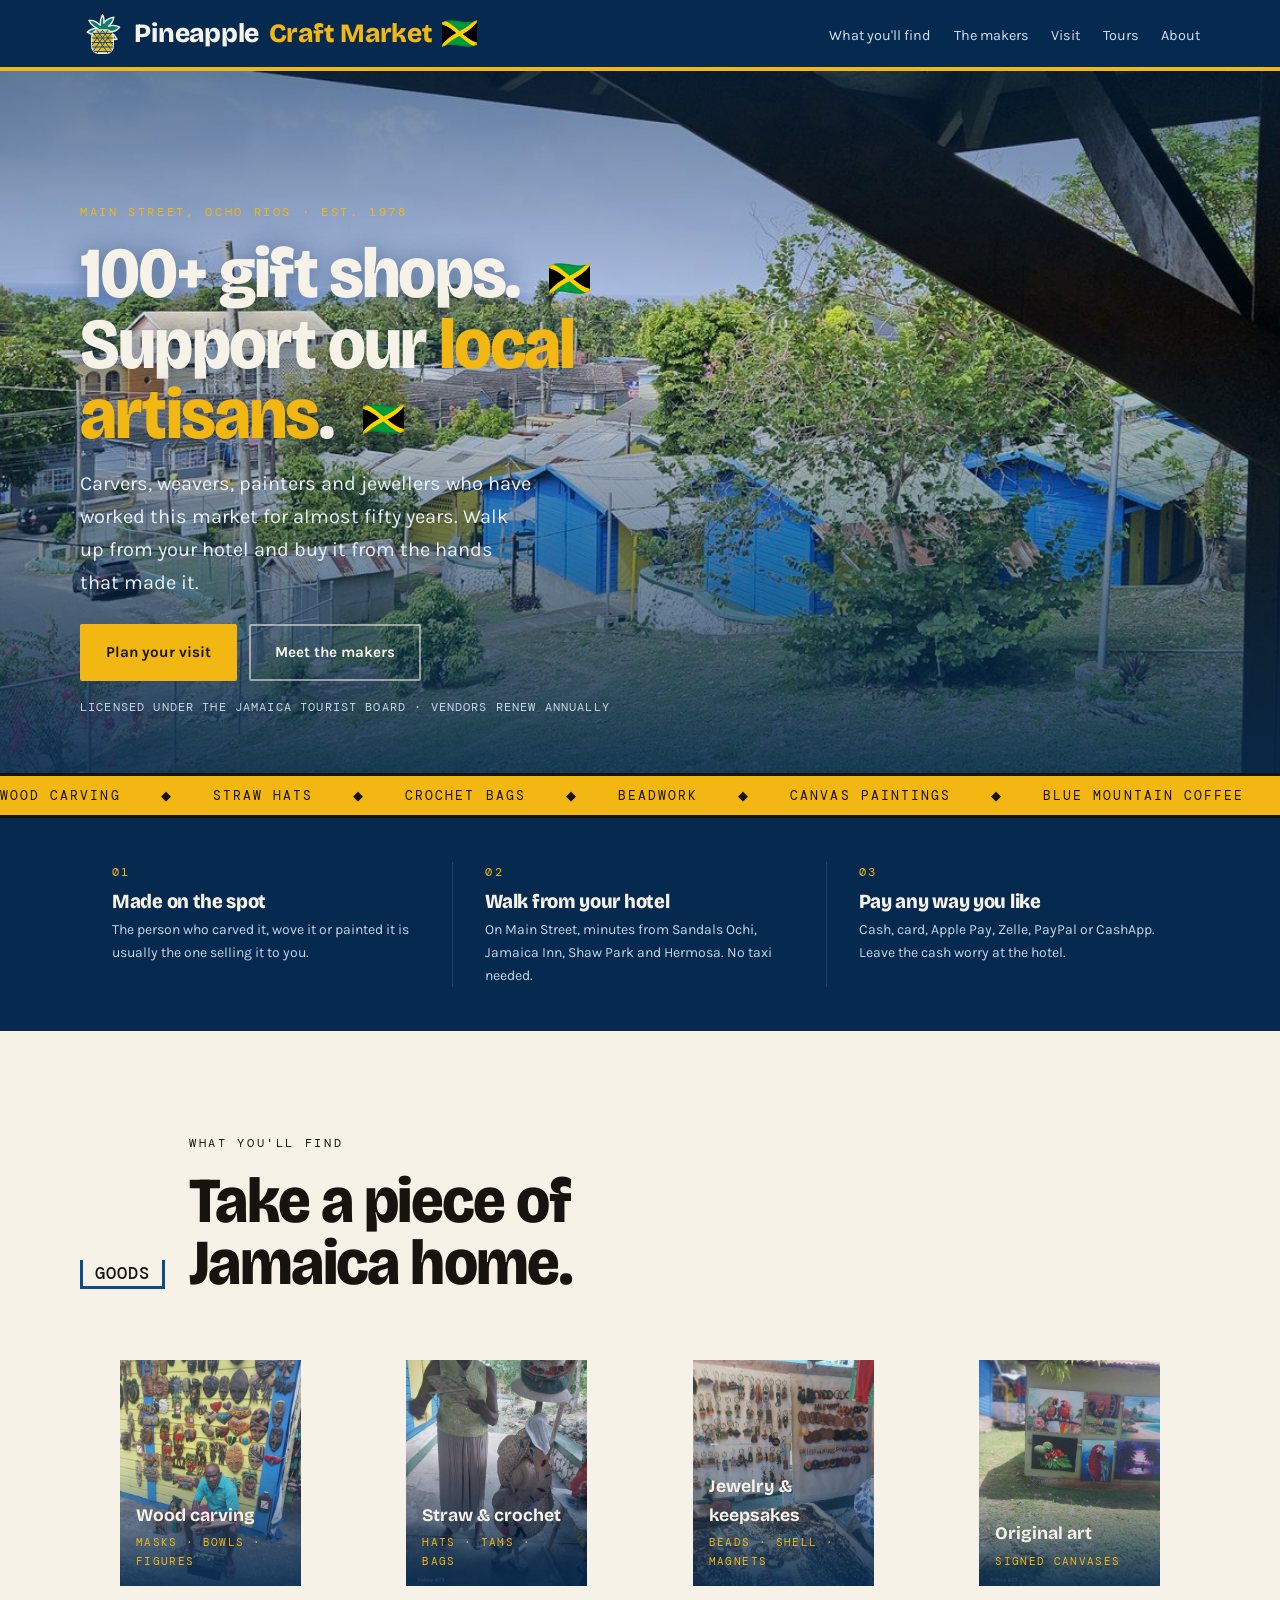
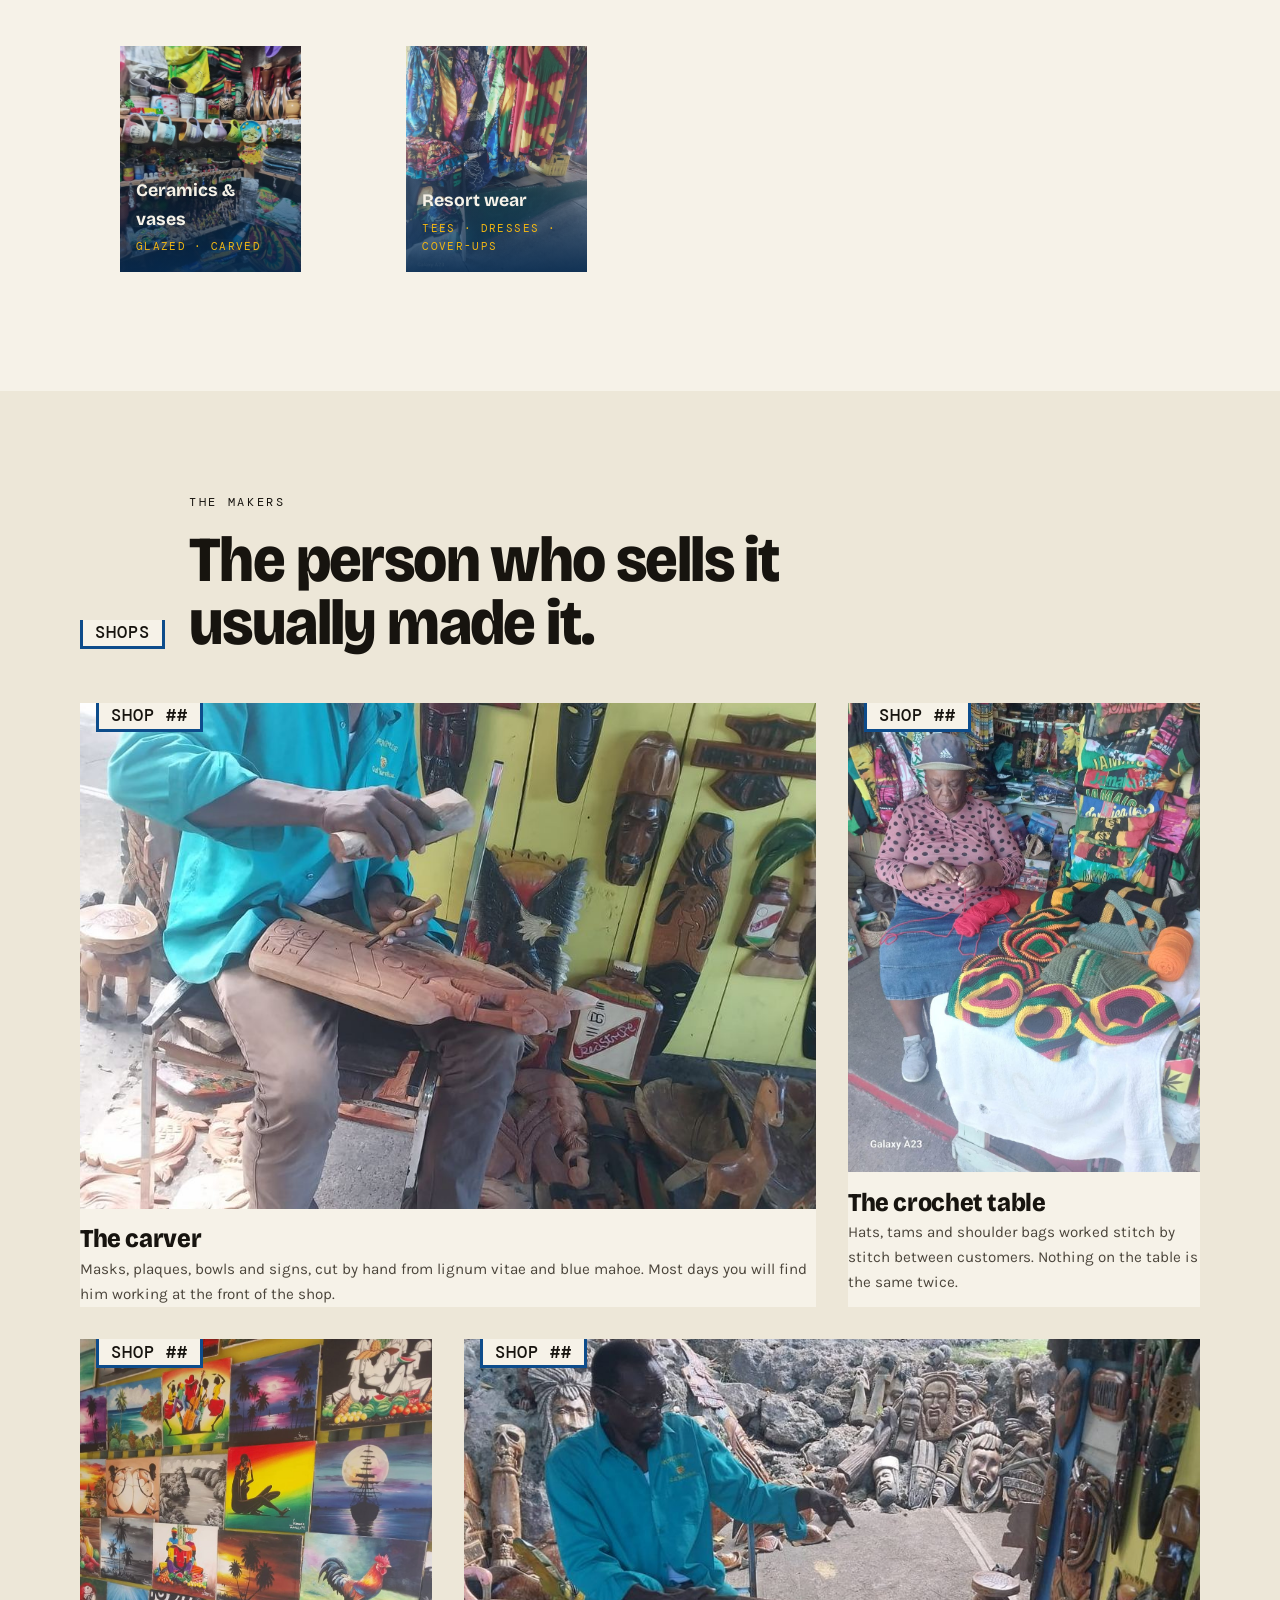
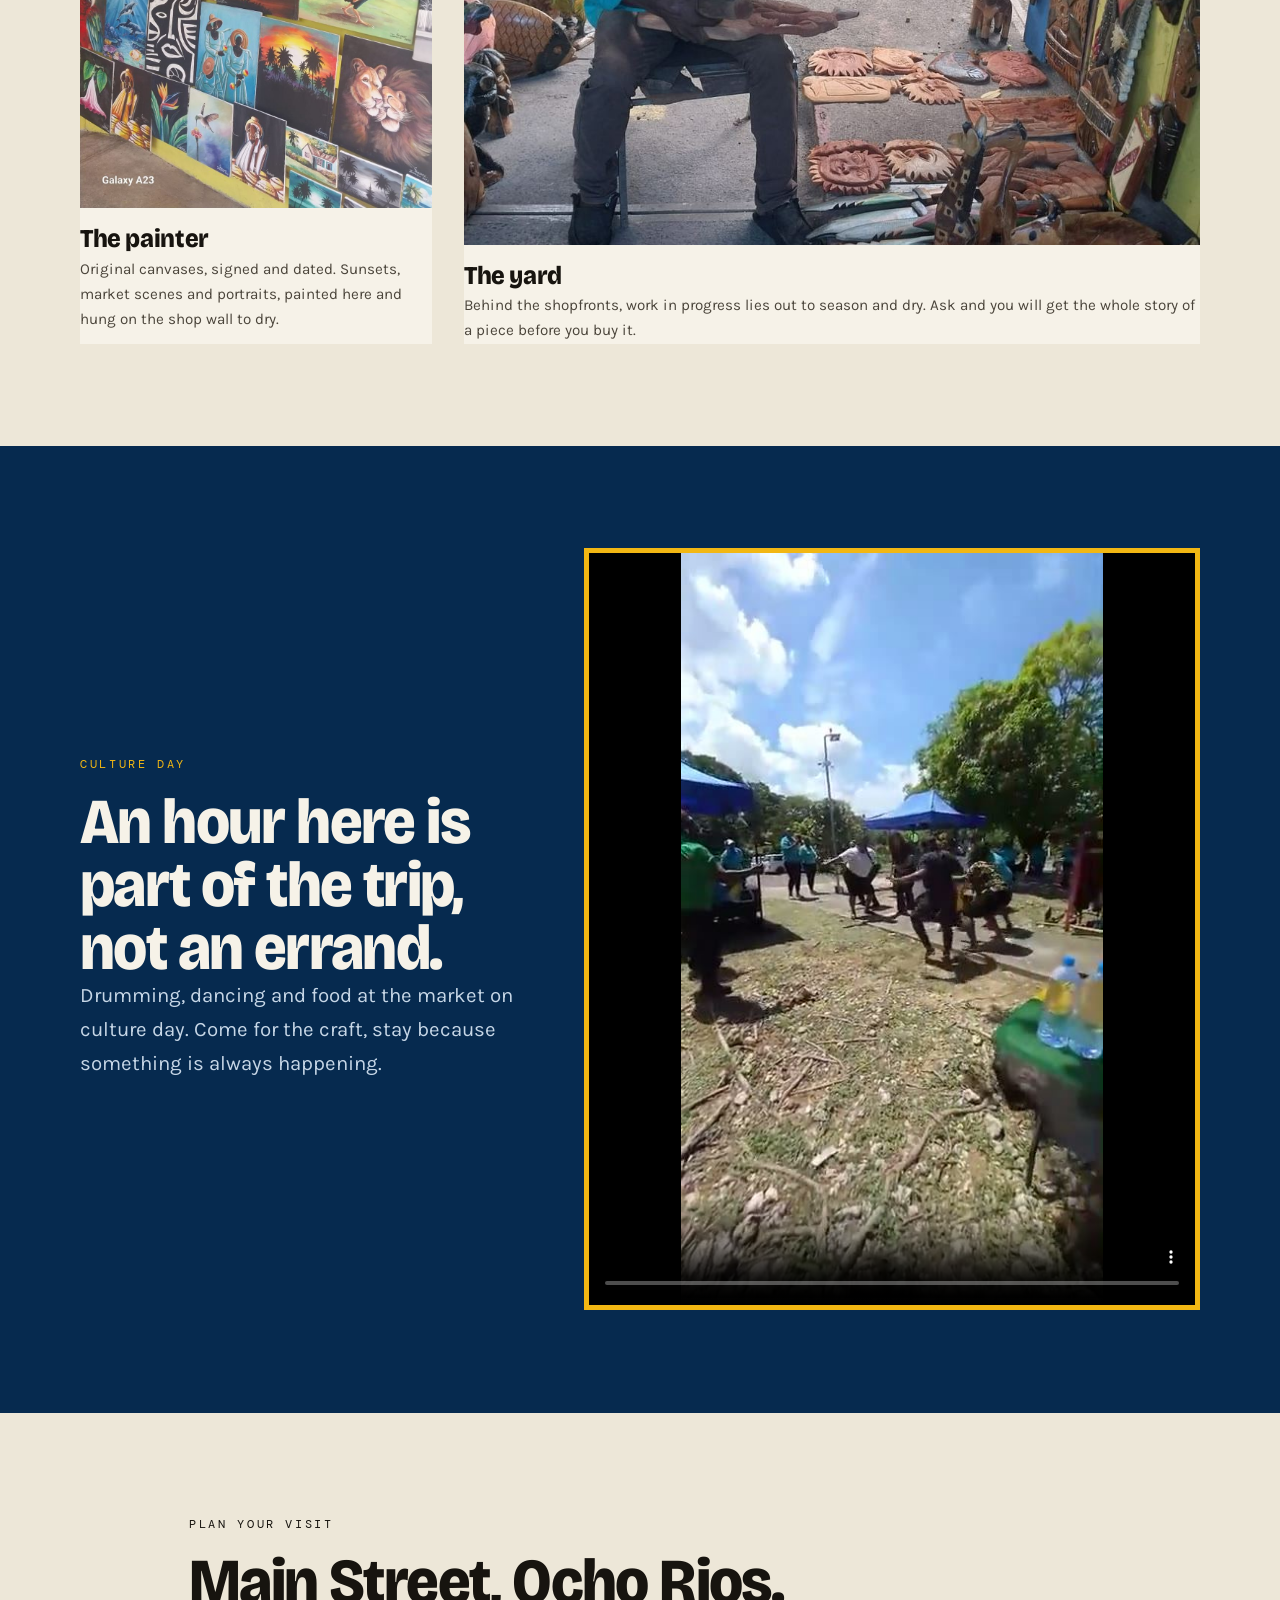
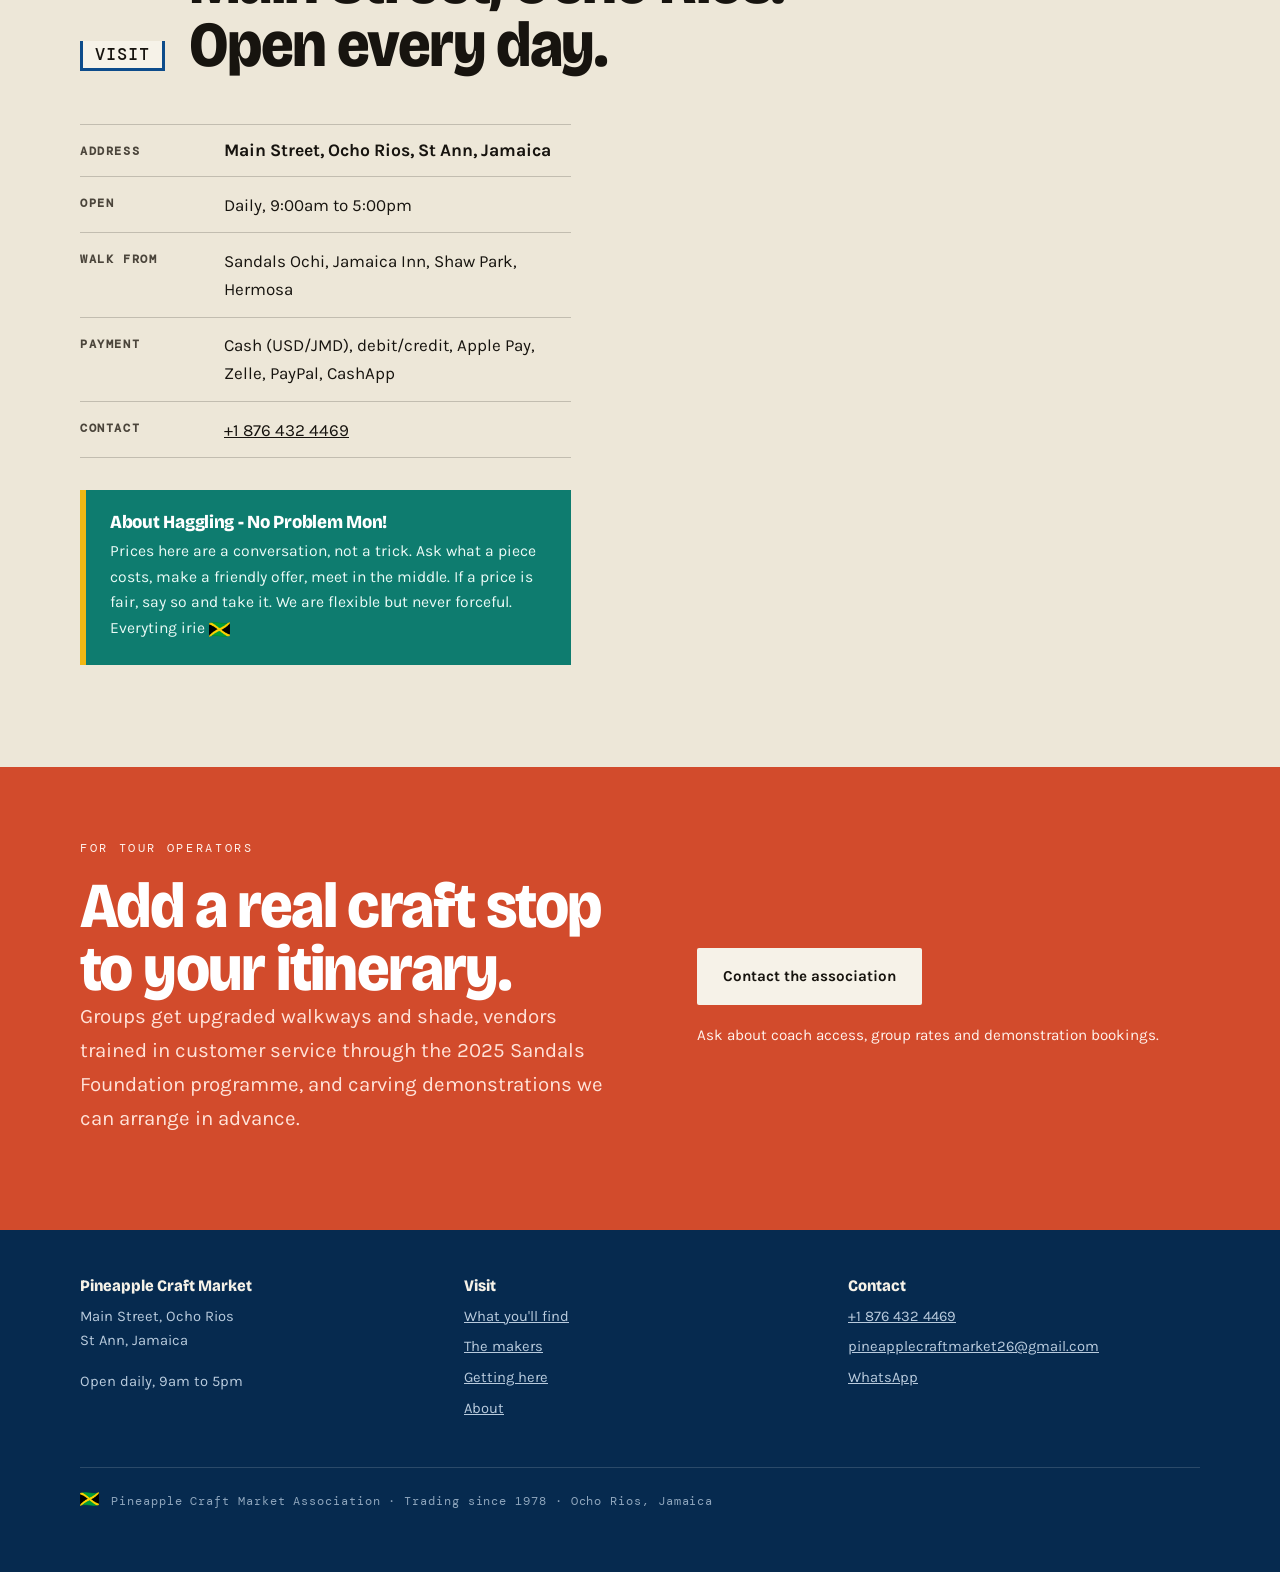
<file: index.html>
<!DOCTYPE html>
<html lang="en">
<head>
<meta charset="utf-8">
<meta name="viewport" content="width=device-width,initial-scale=1">
<title>Pineapple Craft Market — handmade in Ocho Rios since 1978</title>
<meta name="description" content="130 shops of Jamaican craft on Main Street, Ocho Rios. Wood carving, straw work, jewelry, art and Blue Mountain coffee, made and sold by the artisans themselves. Open daily 9am to 5pm.">
<link rel="canonical" href="https://pineapplecraftmarketja.com/">
<meta property="og:title" content="Pineapple Craft Market, Ocho Rios">
<meta property="og:description" content="130 shops. Carvers, weavers and painters who have worked this market since 1978.">
<meta property="og:type" content="website">
<meta property="og:url" content="https://pineapplecraftmarketja.com/">
<meta property="og:image" content="https://pineapplecraftmarketja.com/img/og-image.jpg">
<meta name="twitter:card" content="summary_large_image">
<link rel="icon" href="/favicon.svg" type="image/svg+xml">
<link rel="alternate icon" href="/favicon.ico">
<link rel="preconnect" href="https://fonts.googleapis.com">
<link rel="preconnect" href="https://fonts.gstatic.com" crossorigin>
<link href="https://fonts.googleapis.com/css2?family=Bricolage+Grotesque:opsz,wdth,wght@12..96,75..100,600;12..96,75..100,800&family=Karla:wght@400;500;700&family=DM+Mono:wght@400;500&display=swap" rel="stylesheet">
<link rel="stylesheet" href="css/style.css">
<script type="application/ld+json">
{
  "@context": "https://schema.org",
  "@type": ["Store", "TouristAttraction"],
  "name": "Pineapple Craft Market",
  "description": "130+ shops of Jamaican craft on Main Street, Ocho Rios. Wood carving, straw work, jewelry, art and Blue Mountain coffee, made and sold by the artisans themselves.",
  "url": "https://pineapplecraftmarketja.com/",
  "image": "https://pineapplecraftmarketja.com/img/og-image.jpg",
  "telephone": "+1-876-432-4469",
  "email": "pineapplecraftmarket26@gmail.com",
  "foundingDate": "1978",
  "address": {
    "@type": "PostalAddress",
    "streetAddress": "Main Street",
    "addressLocality": "Ocho Rios",
    "addressRegion": "St Ann",
    "addressCountry": "JM"
  },
  "openingHoursSpecification": {
    "@type": "OpeningHoursSpecification",
    "dayOfWeek": ["Monday","Tuesday","Wednesday","Thursday","Friday","Saturday","Sunday"],
    "opens": "09:00",
    "closes": "17:00"
  },
  "paymentAccepted": "Cash, Credit Card, Debit Card, Apple Pay, Zelle, PayPal, CashApp",
  "currenciesAccepted": "USD, JMD"
}
</script>
<!-- TODO: add a "geo" (GeoCoordinates) field to the JSON-LD above once the
     Google Business Profile is claimed and the exact lat/long is known —
     see docs/SPEC.md section 6. Left out rather than guessed. -->
</head>
<body>
<a class="skip" href="#main">Skip to content</a>

<nav class="nav">
  <div class="nav__inner">
    <a class="nav__brand" href="index.html">
      <img class="nav__mark" src="img/pineapple-icon.svg" alt="" width="40" height="40">
      Pineapple <span>Craft Market</span>
      <img class="flag-mark" src="img/icons/flag-jamaica.png" alt="" aria-hidden="true" width="24" height="18">
    </a>
    <ul class="nav__links">
      <li><a href="#crafts">What you'll find</a></li>
      <li><a href="#makers">The makers</a></li>
      <li><a href="#visit">Visit</a></li>
      <li><a href="#groups">Tours</a></li>
      <li><a href="about.html">About</a></li>
    </ul>
  </div>
</nav>

<main id="main">

<header class="hero">
  <picture>
    <source media="(max-width:640px)" srcset="img/market-view-mobile.jpg">
    <img class="hero__img" src="img/market-view.jpg" alt="View from under the market's roofline across the blue and yellow shopfronts of Pineapple Craft Market, with the Caribbean Sea on the horizon">
  </picture>
  <div class="hero__scrim"></div>
  <div class="hero__copy">
    <p class="eyebrow">Main Street, Ocho Rios &middot; est. 1978</p>
    <h1>100+ gift shops. <img class="flag-mark hero__flag" src="img/icons/flag-jamaica.png" alt="" aria-hidden="true" width="32" height="24"> Support our <em>local artisans</em>. <img class="flag-mark hero__flag" src="img/icons/flag-jamaica.png" alt="" aria-hidden="true" width="32" height="24"></h1>
    <p class="hero__sub">Carvers, weavers, painters and jewellers who have worked this market for almost fifty years. Walk up from your hotel and buy it from the hands that made it.</p>
    <div class="hero__cta">
      <a class="btn btn--solid" href="#visit">Plan your visit</a>
      <a class="btn btn--ghost" href="#makers">Meet the makers</a>
    </div>
    <p class="hero__trust">Licensed under the Jamaica Tourist Board &middot; vendors renew annually</p>
  </div>
</header>

<div class="ticker" aria-hidden="true">
  <div class="ticker__track">
    <span>Wood carving</span><span>&#9670;</span><span>Straw hats</span><span>&#9670;</span><span>Crochet bags</span><span>&#9670;</span><span>Beadwork</span><span>&#9670;</span><span>Canvas paintings</span><span>&#9670;</span><span>Blue Mountain coffee</span><span>&#9670;</span><span>Resort wear</span><span>&#9670;</span><span>Carved bowls</span><span>&#9670;</span>
    <span>Wood carving</span><span>&#9670;</span><span>Straw hats</span><span>&#9670;</span><span>Crochet bags</span><span>&#9670;</span><span>Beadwork</span><span>&#9670;</span><span>Canvas paintings</span><span>&#9670;</span><span>Blue Mountain coffee</span><span>&#9670;</span><span>Resort wear</span><span>&#9670;</span><span>Carved bowls</span><span>&#9670;</span>
  </div>
</div>

<!-- ── Why visit ──────────────────────────────────────────── -->
<section class="whyvisit reveal" aria-label="Why visit">
  <div class="wrap whyvisit__grid">
    <div class="why">
      <span class="why__n">01</span>
      <h3 class="why__h">Made on the spot</h3>
      <p class="why__p">The person who carved it, wove it or painted it is usually the one selling it to you.</p>
    </div>
    <div class="why">
      <span class="why__n">02</span>
      <h3 class="why__h">Walk from your hotel</h3>
      <p class="why__p">On Main Street, minutes from Sandals Ochi, Jamaica Inn, Shaw Park and Hermosa. No taxi needed.</p>
    </div>
    <div class="why">
      <span class="why__n">03</span>
      <h3 class="why__h">Pay any way you like</h3>
      <p class="why__p">Cash, card, Apple&nbsp;Pay, Zelle, PayPal or CashApp. Leave the cash worry at the hotel.</p>
    </div>
  </div>
</section>

<!-- ── Story ──────────────────────────────────────────────── -->
<section class="section" id="crafts">
  <div class="wrap">
    <div class="section__head reveal">
      <span class="plate"><span class="plate__fascia"></span><span class="plate__num">GOODS</span></span>
      <div>
        <p class="eyebrow">What you'll find</p>
        <h2>Take a piece of<br>Jamaica home.</h2>
      </div>
    </div>

    <div class="crafts reveal">
      <figure class="craft">
        <img loading="lazy" src="img/carver-stall.jpg" alt="Carved wooden masks, hearts and 'One Love' plaques covering a yellow shopfront wall">
        <figcaption>Wood carving<small>Masks &middot; bowls &middot; figures</small></figcaption>
      </figure>
      <figure class="craft">
        <img loading="lazy" src="img/straw-hats.jpg" alt="Hand-painted straw hats and woven baskets on display">
        <figcaption>Straw &amp; crochet<small>Hats &middot; tams &middot; bags</small></figcaption>
      </figure>
      <figure class="craft">
        <img loading="lazy" src="img/jewelry.jpg" alt="Wall of beaded and wood earrings, keyrings and beaded bracelets and necklaces laid out on a table">
        <figcaption>Jewelry &amp; keepsakes<small>Beads &middot; shell &middot; magnets</small></figcaption>
      </figure>
      <figure class="craft">
        <img loading="lazy" src="img/paintings-outdoor.jpg" alt="Signed canvas paintings of parrots, a rooster and ackee fruit displayed outdoors">
        <figcaption>Original art<small>Signed canvases</small></figcaption>
      </figure>
      <figure class="craft">
        <img loading="lazy" src="img/ceramics.jpg" alt="Shelves of glazed ceramic mugs and carved wooden vases">
        <figcaption>Ceramics &amp; vases<small>Glazed &middot; carved</small></figcaption>
      </figure>
      <figure class="craft">
        <img loading="lazy" src="img/resort-wear.jpg" alt="Rack of colourful Jamaican-print dresses and resort wear">
        <figcaption>Resort wear<small>Tees &middot; dresses &middot; cover-ups</small></figcaption>
      </figure>
    </div>
  </div>
</section>

<!-- ── Makers ─────────────────────────────────────────────── -->
<section class="section section--paper" id="makers">
  <div class="wrap">
    <div class="section__head reveal">
      <span class="plate"><span class="plate__fascia"></span><span class="plate__num">SHOPS</span></span>
      <div>
        <p class="eyebrow">The makers</p>
        <h2>The person who sells it<br>usually made it.</h2>
      </div>
    </div>

    <div class="artisans">

      <!-- REPLACE: name, stall number, years, quote -->
      <article class="maker maker--wide reveal">
        <div class="maker__img">
          <img loading="lazy" src="img/carver-chisel.jpg" alt="A carver at his stall carving a wooden plaque by hand with a knife, wearing glasses and a Pineapple Craft Market polo shirt, surrounded by carved masks and plaques">
          <span class="plate"><span class="plate__fascia"></span><span class="plate__num">SHOP ##</span></span>
        </div>
        <div class="maker__body">
          <h3>The carver</h3>
          <p>Masks, plaques, bowls and signs, cut by hand from lignum vitae and blue mahoe. Most days you will find him working at the front of the shop.</p>
        </div>
      </article>

      <!-- REPLACE: name, stall number, years, quote -->
      <article class="maker maker--tall reveal">
        <div class="maker__img">
          <img loading="lazy" src="img/crochet.jpg" alt="A vendor crocheting a red, gold and green tam at her table, with finished crochet bags, tams and cushions spread out in front of her">
          <span class="plate"><span class="plate__fascia"></span><span class="plate__num">SHOP ##</span></span>
        </div>
        <div class="maker__body">
          <h3>The crochet table</h3>
          <p>Hats, tams and shoulder bags worked stitch by stitch between customers. Nothing on the table is the same twice.</p>
        </div>
      </article>

      <!-- REPLACE: name, stall number, years, quote -->
      <article class="maker maker--tall reveal">
        <div class="maker__img">
          <img loading="lazy" src="img/paintings.jpg" alt="A shopfront wall covered edge to edge with dozens of signed original canvas paintings of Jamaican beaches, dancers, animals and portraits">
          <span class="plate"><span class="plate__fascia"></span><span class="plate__num">SHOP ##</span></span>
        </div>
        <div class="maker__body">
          <h3>The painter</h3>
          <p>Original canvases, signed and dated. Sunsets, market scenes and portraits, painted here and hung on the shop wall to dry.</p>
        </div>
      </article>

      <!-- REPLACE: name, stall number, years, quote -->
      <article class="maker maker--wide reveal">
        <div class="maker__img">
          <img loading="lazy" src="img/carver-yard.jpg" alt="A carver seated outdoors beside a rock wall lined with dozens of finished wood mask carvings laid out to season in the sun">
          <span class="plate"><span class="plate__fascia"></span><span class="plate__num">SHOP ##</span></span>
        </div>
        <div class="maker__body">
          <h3>The yard</h3>
          <p>Behind the shopfronts, work in progress lies out to season and dry. Ask and you will get the whole story of a piece before you buy it.</p>
        </div>
      </article>

    </div>
  </div>
</section>

<!-- ── Video ──────────────────────────────────────────────── -->
<section class="section section--deep">
  <div class="wrap">
    <div class="filmstrip reveal">
      <div>
        <p class="eyebrow">Culture day</p>
        <h2>An hour here is part of the trip, not an errand.</h2>
        <p class="lede">Drumming, dancing and food at the market on culture day. Come for the craft, stay because something is always happening.</p>
      </div>
      <video controls preload="none" poster="img/culture-day-poster.jpg" width="428" height="762">
        <source src="video/culture-day.mp4" type="video/mp4">
        Your browser does not support video playback.
      </video>
    </div>
  </div>
</section>

<!-- ── Visit ──────────────────────────────────────────────── -->
<section class="section section--paper" id="visit">
  <div class="wrap">
    <div class="section__head reveal">
      <span class="plate"><span class="plate__fascia"></span><span class="plate__num">VISIT</span></span>
      <div>
        <p class="eyebrow">Plan your visit</p>
        <h2>Main Street, Ocho Rios.<br>Open every day.</h2>
      </div>
    </div>

    <div class="visit reveal">
      <div>
        <ul class="facts">
          <li><b>Address</b><span class="facts__address">Main Street, Ocho Rios, St Ann, Jamaica</span></li>
          <li><b>Open</b><span>Daily, 9:00am to 5:00pm</span></li>
          <li><b>Walk from</b><span>Sandals Ochi, Jamaica Inn, Shaw Park, Hermosa</span></li>
          <li><b>Payment</b><span>Cash (USD/JMD), debit/credit, Apple Pay, Zelle, PayPal, CashApp</span></li>
          <li><b>Contact</b><span><a href="tel:+18764324469">+1 876 432 4469</a></span></li>
        </ul>

        <div class="note">
          <h3>About Haggling - No Problem Mon!</h3>
          <p>Prices here are a conversation, not a trick. Ask what a piece costs, make a friendly offer, meet in the middle. If a price is fair, say so and take it. We are flexible but never forceful. Everyting irie <img class="flag-mark" src="img/icons/flag-jamaica.png" alt="Jamaican flag" width="21" height="16"></p>
        </div>
      </div>

      <div>
        <!-- REPLACE the src below with the association's own Google Maps embed link once the Business Profile is claimed -->
        <iframe class="map" title="Map showing Pineapple Craft Market on Main Street, Ocho Rios" loading="lazy" referrerpolicy="no-referrer-when-downgrade" src="https://www.google.com/maps?q=Pineapple+Craft+Market+Ocho+Rios+Jamaica&output=embed"></iframe>
      </div>
    </div>
  </div>
</section>

<!-- ── Tour operators ─────────────────────────────────────── -->
<section class="band" id="groups">
  <div class="wrap band__inner reveal">
    <div>
      <p class="eyebrow">For tour operators</p>
      <h2>Add a real craft stop to your itinerary.</h2>
      <p class="lede">Groups get upgraded walkways and shade, vendors trained in customer service through the 2025 Sandals Foundation programme, and carving demonstrations we can arrange in advance.</p>
    </div>
    <div>
      <p><a class="btn btn--solid" href="mailto:pineapplecraftmarket26@gmail.com">Contact the association</a></p>
      <p style="margin:0;font-size:0.95rem">Ask about coach access, group rates and demonstration bookings.</p>
    </div>
  </div>
</section>

</main>

<footer class="foot">
  <div class="wrap">
    <div class="foot__grid">
      <div>
        <h3>Pineapple Craft Market</h3>
        <p>Main Street, Ocho Rios<br>St Ann, Jamaica</p>
        <p>Open daily, 9am to 5pm</p>
      </div>
      <div>
        <h3>Visit</h3>
        <ul>
          <li><a href="#crafts">What you'll find</a></li>
          <li><a href="#makers">The makers</a></li>
          <li><a href="#visit">Getting here</a></li>
          <li><a href="about.html">About</a></li>
        </ul>
      </div>
      <div>
        <h3>Contact</h3>
        <ul>
          <li><a href="tel:+18764324469">+1 876 432 4469</a></li>
          <li><a href="mailto:pineapplecraftmarket26@gmail.com">pineapplecraftmarket26@gmail.com</a></li>
          <li><a href="https://wa.me/18764324469">WhatsApp</a></li>
        </ul>
      </div>
    </div>
    <p class="foot__base"><img class="flag-mark flag-mark--sm" src="img/icons/flag-jamaica.png" alt="" aria-hidden="true" width="18" height="14"> Pineapple Craft Market Association &middot; Trading since 1978 &middot; Ocho Rios, Jamaica</p>
  </div>
</footer>

<script>
(function(){
  var els = document.querySelectorAll('.reveal');
  if (!('IntersectionObserver' in window) || window.matchMedia('(prefers-reduced-motion: reduce)').matches) {
    els.forEach(function(el){ el.classList.add('is-in'); });
    return;
  }
  var io = new IntersectionObserver(function(entries){
    entries.forEach(function(e){
      if (e.isIntersecting) { e.target.classList.add('is-in'); io.unobserve(e.target); }
    });
  }, { rootMargin: '0px 0px -8% 0px' });
  els.forEach(function(el){ io.observe(el); });
})();
</script>
</body>
</html>
</file>
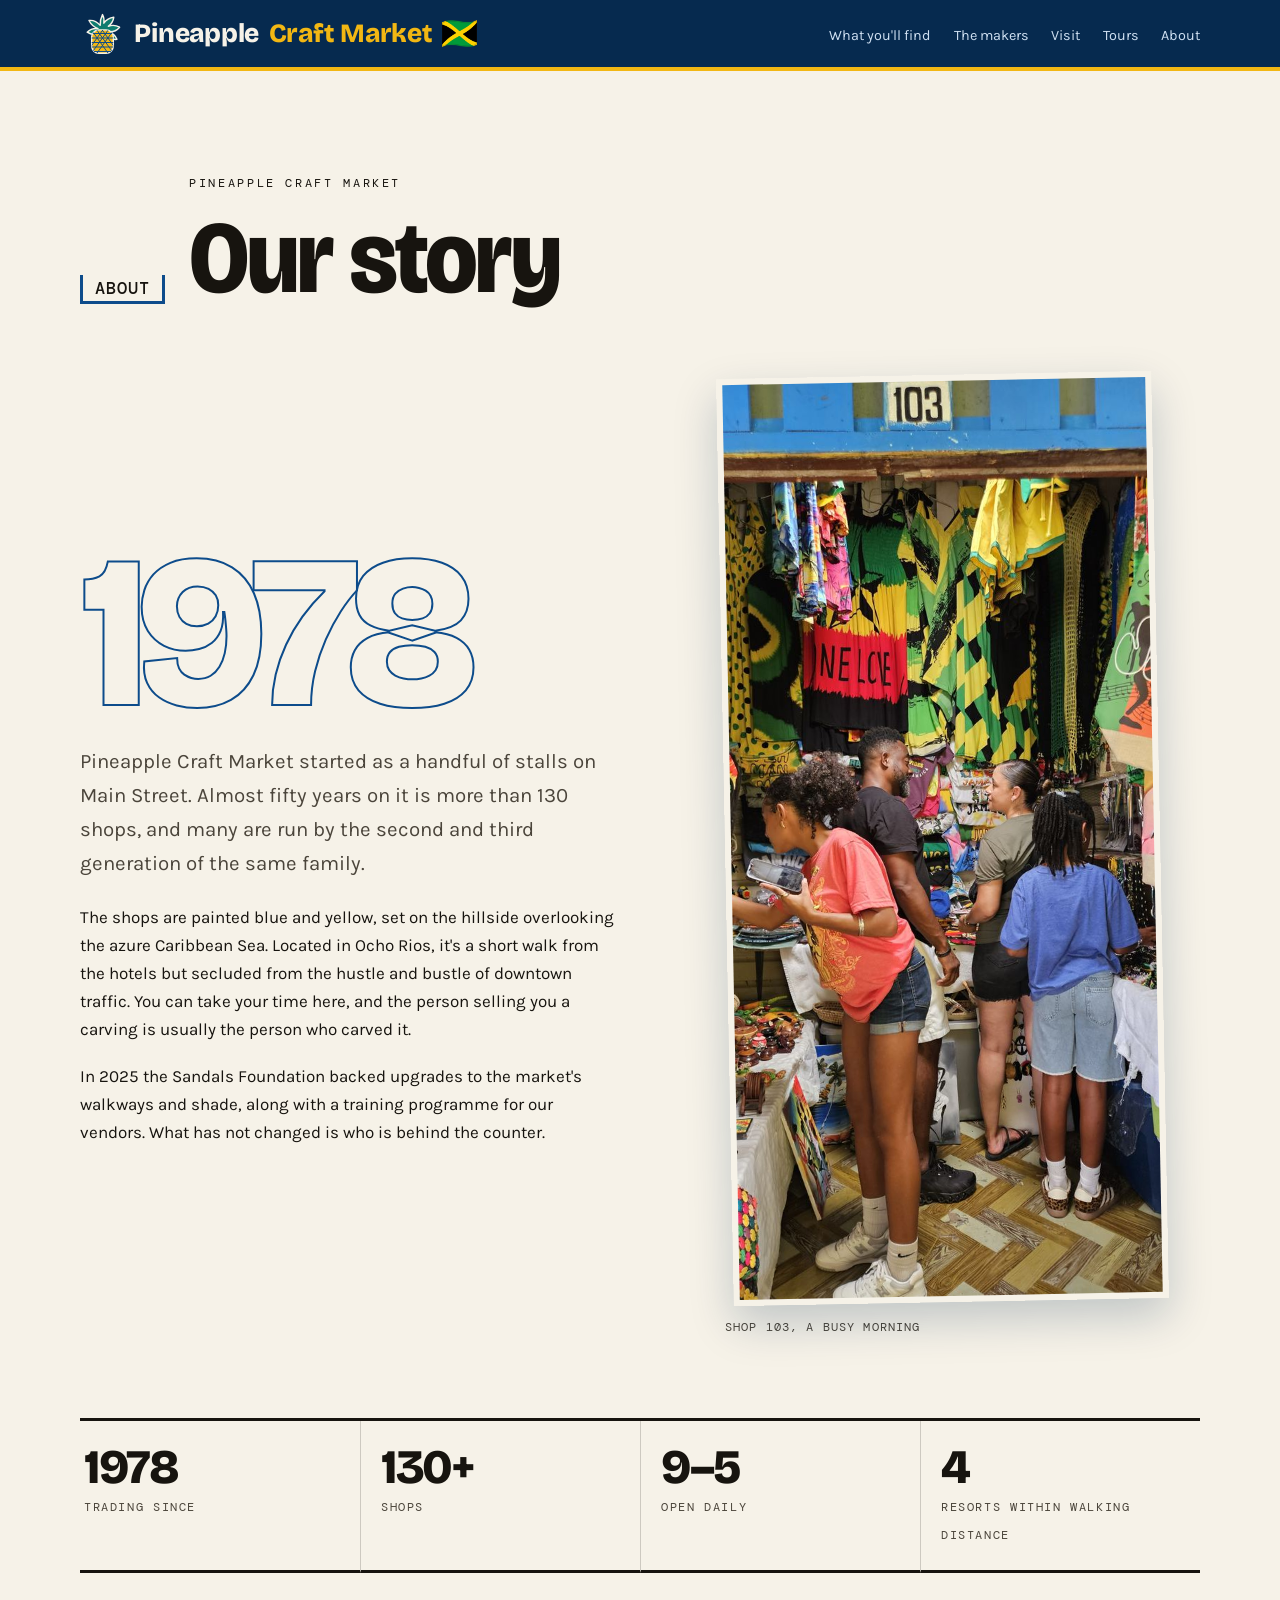
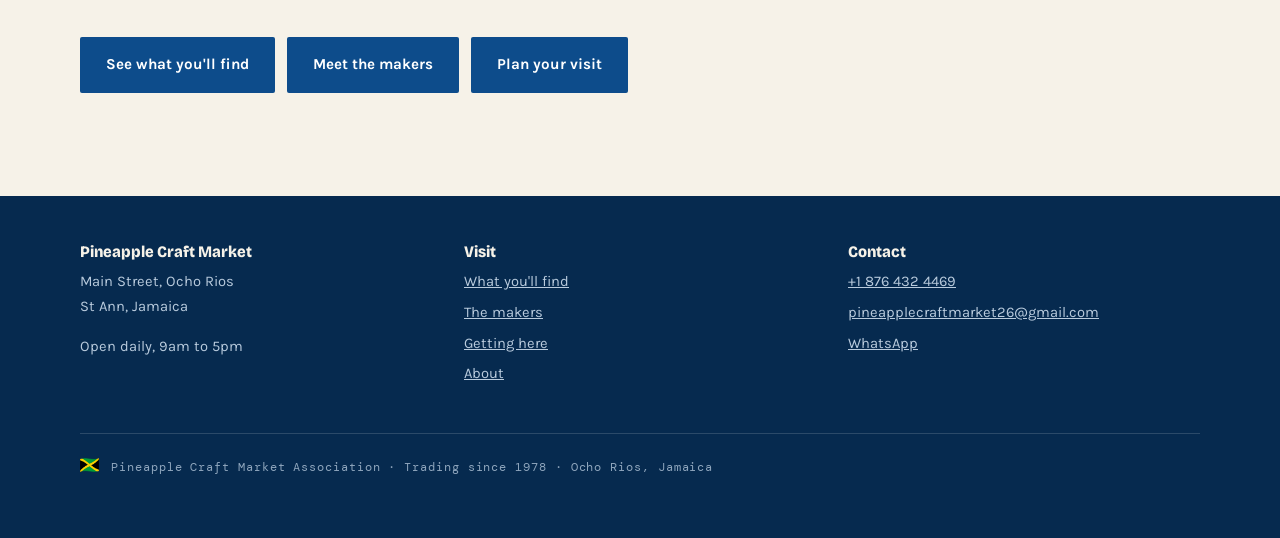
<file: about.html>
<!DOCTYPE html>
<html lang="en">
<head>
<meta charset="utf-8">
<meta name="viewport" content="width=device-width,initial-scale=1">
<title>Our story — Pineapple Craft Market, Ocho Rios since 1978</title>
<meta name="description" content="Pineapple Craft Market has traded on Main Street, Ocho Rios since 1978. Now more than 130 shops, many run by the second and third generation of the same family.">
<link rel="canonical" href="https://pineapplecraftmarketja.com/about.html">
<meta property="og:title" content="Our story — Pineapple Craft Market">
<meta property="og:description" content="Trading since 1978. Carvers, weavers and painters who have worked this market for almost fifty years.">
<meta property="og:type" content="website">
<meta property="og:url" content="https://pineapplecraftmarketja.com/about.html">
<meta property="og:image" content="https://pineapplecraftmarketja.com/img/og-image.jpg">
<meta name="twitter:card" content="summary_large_image">
<link rel="icon" href="/favicon.svg" type="image/svg+xml">
<link rel="alternate icon" href="/favicon.ico">
<link rel="preconnect" href="https://fonts.googleapis.com">
<link rel="preconnect" href="https://fonts.gstatic.com" crossorigin>
<link href="https://fonts.googleapis.com/css2?family=Bricolage+Grotesque:opsz,wdth,wght@12..96,75..100,600;12..96,75..100,800&family=Karla:wght@400;500;700&family=DM+Mono:wght@400;500&display=swap" rel="stylesheet">
<link rel="stylesheet" href="css/style.css">
</head>
<body>
<a class="skip" href="#main">Skip to content</a>

<nav class="nav">
  <div class="nav__inner">
    <a class="nav__brand" href="index.html">
      <img class="nav__mark" src="img/pineapple-icon.svg" alt="" width="40" height="40">
      Pineapple <span>Craft Market</span>
      <img class="flag-mark" src="img/icons/flag-jamaica.png" alt="" aria-hidden="true" width="24" height="18">
    </a>
    <ul class="nav__links">
      <li><a href="index.html#crafts">What you'll find</a></li>
      <li><a href="index.html#makers">The makers</a></li>
      <li><a href="index.html#visit">Visit</a></li>
      <li><a href="index.html#groups">Tours</a></li>
      <li><a href="about.html">About</a></li>
    </ul>
  </div>
</nav>

<main id="main">

<section class="section">
  <div class="wrap">
    <div class="section__head reveal">
      <span class="plate"><span class="plate__fascia"></span><span class="plate__num">ABOUT</span></span>
      <div>
        <p class="eyebrow">Pineapple Craft Market</p>
        <h1>Our story</h1>
      </div>
    </div>

    <div class="origin reveal">
      <div>
        <p class="origin__year">1978</p>
        <p class="lede">Pineapple Craft Market started as a handful of stalls on Main Street. Almost fifty years on it is more than 130 shops, and many are run by the second and third generation of the same family.</p>
        <p>The shops are painted blue and yellow, set on the hillside overlooking the azure Caribbean Sea. Located in Ocho Rios, it's a short walk from the hotels but secluded from the hustle and bustle of downtown traffic. You can take your time here, and the person selling you a carving is usually the person who carved it.</p>
        <p>In 2025 the Sandals Foundation backed upgrades to the market's walkways and shade, along with a training programme for our vendors. What has not changed is who is behind the counter.</p>
      </div>
      <figure class="origin__figure">
        <img loading="lazy" src="img/shoppers-103.jpg" alt="Shoppers browsing Jamaican flags, resort wear and canvas art at shop 103, painted blue with the stall number on the door frame">
        <figcaption class="origin__cap">Shop 103, a busy morning</figcaption>
      </figure>
    </div>

    <div class="stats reveal">
      <div class="stat"><b>1978</b><small>Trading since</small></div>
      <div class="stat"><b>130+</b><small>Shops</small></div>
      <div class="stat"><b>9&ndash;5</b><small>Open daily</small></div>
      <div class="stat"><b>4</b><small>Resorts within walking distance</small></div>
    </div>

    <div class="hero__cta reveal" style="margin-top:clamp(2.5rem,5vw,4rem)">
      <a class="btn btn--dark" href="index.html#crafts">See what you'll find</a>
      <a class="btn btn--dark" href="index.html#makers">Meet the makers</a>
      <a class="btn btn--dark" href="index.html#visit">Plan your visit</a>
    </div>
  </div>
</section>

</main>

<footer class="foot">
  <div class="wrap">
    <div class="foot__grid">
      <div>
        <h3>Pineapple Craft Market</h3>
        <p>Main Street, Ocho Rios<br>St Ann, Jamaica</p>
        <p>Open daily, 9am to 5pm</p>
      </div>
      <div>
        <h3>Visit</h3>
        <ul>
          <li><a href="index.html#crafts">What you'll find</a></li>
          <li><a href="index.html#makers">The makers</a></li>
          <li><a href="index.html#visit">Getting here</a></li>
          <li><a href="about.html">About</a></li>
        </ul>
      </div>
      <div>
        <h3>Contact</h3>
        <ul>
          <li><a href="tel:+18764324469">+1 876 432 4469</a></li>
          <li><a href="mailto:pineapplecraftmarket26@gmail.com">pineapplecraftmarket26@gmail.com</a></li>
          <li><a href="https://wa.me/18764324469">WhatsApp</a></li>
        </ul>
      </div>
    </div>
    <p class="foot__base"><img class="flag-mark flag-mark--sm" src="img/icons/flag-jamaica.png" alt="" aria-hidden="true" width="18" height="14"> Pineapple Craft Market Association &middot; Trading since 1978 &middot; Ocho Rios, Jamaica</p>
  </div>
</footer>

<script>
(function(){
  var els = document.querySelectorAll('.reveal');
  if (!('IntersectionObserver' in window) || window.matchMedia('(prefers-reduced-motion: reduce)').matches) {
    els.forEach(function(el){ el.classList.add('is-in'); });
    return;
  }
  var io = new IntersectionObserver(function(entries){
    entries.forEach(function(e){
      if (e.isIntersecting) { e.target.classList.add('is-in'); io.unobserve(e.target); }
    });
  }, { rootMargin: '0px 0px -8% 0px' });
  els.forEach(function(el){ io.observe(el); });
})();
</script>
</body>
</html>
</file>
<file: css/style.css>
/* Pineapple Craft Market — palette lifted from the painted shopfronts */
:root{
  --cobalt:#0d4c8b;
  --cobalt-deep:#062a4f;
  --trim:#f2b713;
  --sea:#0e7c6f;
  --coral:#d24b2c;
  --limewash:#f6f2e8;
  --limewash-2:#ede7d8;
  --ink:#17140f;
  --ink-soft:#4b453b;
  --measure:34rem;
  --gutter:clamp(1.25rem,5vw,4.5rem);
}

*,*::before,*::after{box-sizing:border-box}
html{scroll-behavior:smooth}
@media (prefers-reduced-motion:reduce){
  html{scroll-behavior:auto}
  *{animation:none!important;transition:none!important}
}
body{
  margin:0;
  background:var(--limewash);
  color:var(--ink);
  font-family:"Karla",system-ui,sans-serif;
  font-size:1.0625rem;
  line-height:1.65;
  -webkit-font-smoothing:antialiased;
}
img{max-width:100%;display:block}
a{color:inherit}

h1,h2,h3{
  font-family:"Bricolage Grotesque","Karla",sans-serif;
  font-weight:800;
  line-height:0.98;
  letter-spacing:-0.025em;
  margin:0;
  font-variation-settings:"wdth" 92;
}
h1{font-size:clamp(2.75rem,8vw,6.5rem)}
h2{font-size:clamp(2rem,5.2vw,4rem)}
h3{font-size:clamp(1.25rem,2.2vw,1.6rem);letter-spacing:-0.015em}
p{margin:0 0 1.1em}

.eyebrow{
  font-family:"DM Mono",ui-monospace,monospace;
  font-size:0.75rem;
  letter-spacing:0.22em;
  text-transform:uppercase;
  margin:0 0 1rem;
}
.wrap{max-width:78rem;margin:0 auto;padding-inline:var(--gutter)}
.lede{font-size:clamp(1.125rem,1.6vw,1.375rem);max-width:var(--measure);color:var(--ink-soft)}

/* ── Signature: the enamel stall plate ───────────────────────── */
.plate{display:inline-block;text-align:center;line-height:1}
.plate__fascia{
  height:0.6rem;
  background:repeating-linear-gradient(90deg,var(--cobalt) 0 10px,#8a9a63 10px 20px);
  border-radius:2px 2px 0 0;
}
.plate__num{
  display:block;
  background:var(--limewash);
  color:var(--ink);
  border:3px solid var(--cobalt);
  border-top:none;
  font-family:"DM Mono",monospace;
  font-weight:500;
  font-size:1.05rem;
  letter-spacing:0.06em;
  padding:0.3rem 0.75rem;
}

/* ── Nav ─────────────────────────────────────────────────────── */
.nav{
  position:sticky;top:0;z-index:50;
  background:var(--cobalt-deep);
  border-bottom:4px solid var(--trim);
}
.nav__inner{display:flex;align-items:center;justify-content:space-between;gap:1rem;
  max-width:78rem;margin:0 auto;padding:0.7rem var(--gutter)}
.nav__brand{
  font-family:"Bricolage Grotesque",sans-serif;font-weight:800;
  color:var(--limewash);text-decoration:none;letter-spacing:-0.01em;
  font-size:clamp(1.2rem,2.4vw,1.65rem);
  display:flex;align-items:center;gap:0.6rem;
}
.nav__brand span{color:var(--trim)}
.nav__mark{width:1.7em;height:1.7em;flex-shrink:0}
.nav__links{display:flex;gap:1.4rem;list-style:none;margin:0;padding:0}
.nav__links a{
  color:#cfe0f2;text-decoration:none;font-size:0.9rem;
  padding-block:0.25rem;border-bottom:2px solid transparent;
}
.nav__links a:hover,.nav__links a:focus-visible{color:#fff;border-bottom-color:var(--trim)}
@media (max-width:720px){.nav__links{display:none}}

/* ── Hero ────────────────────────────────────────────────────── */
.hero{position:relative;background:var(--cobalt-deep);overflow:hidden}
.hero__img{
  width:100%;height:clamp(34rem,78vh,50rem);object-fit:cover;object-position:50% 62%;
  filter:saturate(1.08) contrast(1.04);
}
.hero__scrim{
  position:absolute;inset:0;
  background:linear-gradient(180deg,rgba(6,42,79,.55) 0%,rgba(6,42,79,.1) 35%,rgba(6,42,79,.88) 100%);
}
.hero__copy{
  position:absolute;left:0;right:0;bottom:0;
  padding:0 var(--gutter) clamp(2rem,5vw,3.5rem);
  max-width:78rem;margin-inline:auto;color:var(--limewash);
}
.hero__copy .eyebrow{color:var(--trim)}
.hero h1{max-width:18ch;font-size:clamp(2.1rem,5.6vw,4.5rem);text-shadow:0 2px 24px rgba(6,42,79,.5)}
.hero h1 em{font-style:normal;color:var(--trim)}
.hero__sub{margin:1.1rem 0 1.6rem;max-width:38ch;font-size:clamp(1.05rem,1.6vw,1.25rem);color:#e7eef6}
.hero__cta{display:flex;flex-wrap:wrap;gap:0.75rem}
.hero__trust{
  margin:1.1rem 0 0;font-family:"DM Mono",monospace;font-size:0.72rem;
  letter-spacing:0.1em;text-transform:uppercase;color:#c6d6e6;
}

.btn{
  display:inline-block;text-decoration:none;font-weight:700;font-size:0.95rem;
  padding:0.85rem 1.5rem;border:2px solid transparent;border-radius:2px;
  transition:transform .15s ease,background .15s ease;
}
.btn:hover{transform:translateY(-2px)}
.btn--solid{background:var(--trim);color:var(--ink)}
.btn--solid:hover{background:#ffc72c}
.btn--ghost{border-color:rgba(246,242,232,.55);color:var(--limewash)}
.btn--ghost:hover{border-color:var(--trim);color:var(--trim)}
.btn--dark{background:var(--cobalt);color:#fff}
.btn--dark:hover{background:var(--cobalt-deep)}

/* ── Ticker ──────────────────────────────────────────────────── */
.ticker{background:var(--trim);border-block:3px solid var(--ink);overflow:hidden;padding:0.55rem 0}
.ticker__track{display:flex;gap:2.5rem;width:max-content;animation:slide 42s linear infinite}
.ticker span{
  font-family:"DM Mono",monospace;font-size:0.8rem;letter-spacing:0.16em;
  text-transform:uppercase;white-space:nowrap;
}
@keyframes slide{from{transform:translateX(0)}to{transform:translateX(-50%)}}

/* ── Why visit ───────────────────────────────────────────────── */
.whyvisit{background:var(--cobalt-deep);padding-block:clamp(2rem,4vw,2.75rem)}
.whyvisit__grid{display:grid;grid-template-columns:repeat(3,1fr)}
.why{padding-inline:clamp(1rem,3vw,2rem);border-right:1px solid rgba(255,255,255,.12)}
.why:last-child{border-right:none}
.why__n{
  display:block;font-family:"DM Mono",monospace;font-size:0.78rem;letter-spacing:0.18em;
  color:var(--trim);margin-bottom:0.6rem;
}
.why__h{
  font-family:"Bricolage Grotesque",sans-serif;font-weight:800;color:var(--limewash);
  font-size:1.25rem;margin-bottom:0.4rem;
}
.why__p{color:#c6d6e6;font-size:0.875rem;margin:0}
@media (max-width:640px){
  .whyvisit__grid{grid-template-columns:1fr}
  .why{
    border-right:none;border-bottom:1px solid rgba(255,255,255,.12);
    padding-block:1.1rem;
  }
  .why:last-child{border-bottom:none}
  .why__h{font-size:1.125rem}
}

/* ── Sections ────────────────────────────────────────────────── */
.section{padding-block:clamp(3.5rem,8vw,6.5rem)}
.section--paper{background:var(--limewash-2)}
.section--deep{background:var(--cobalt-deep);color:var(--limewash)}
.section--deep .lede{color:#c6d6e6}
.section--deep .eyebrow{color:var(--trim)}
.section__head{display:flex;align-items:flex-end;gap:1.5rem;flex-wrap:wrap;margin-bottom:clamp(2rem,4vw,3rem)}
.section__head .plate{margin-bottom:0.35rem}

/* Since-1978 block */
.origin{display:grid;grid-template-columns:minmax(0,1.05fr) minmax(0,1fr);gap:clamp(2rem,5vw,4rem);align-items:center}
.origin__year{
  font-family:"Bricolage Grotesque",sans-serif;font-weight:800;
  font-size:clamp(6rem,17vw,14rem);line-height:0.8;letter-spacing:-0.05em;
  color:transparent;-webkit-text-stroke:2px var(--cobalt);margin:0 0 1.5rem;
}
.origin__figure{position:relative}
.origin__figure img{border:6px solid var(--limewash);box-shadow:0 18px 44px rgba(6,42,79,.22);transform:rotate(-1.1deg)}
.origin__cap{
  font-family:"DM Mono",monospace;font-size:0.72rem;letter-spacing:0.1em;
  color:var(--ink-soft);margin-top:1rem;text-transform:uppercase;
}
@media (max-width:820px){.origin{grid-template-columns:1fr}}

/* Stats */
.stats{display:grid;grid-template-columns:repeat(auto-fit,minmax(9rem,1fr));border-top:3px solid var(--ink);margin-top:clamp(2.5rem,5vw,4rem)}
.stat{padding:1.4rem 0.25rem;border-bottom:3px solid var(--ink)}
.stat + .stat{border-left:1px solid rgba(23,20,15,.18);padding-left:1.25rem}
.stat b{display:block;font-family:"Bricolage Grotesque",sans-serif;font-weight:800;
  font-size:clamp(2rem,4vw,3rem);line-height:1;letter-spacing:-0.03em}
.stat small{font-family:"DM Mono",monospace;font-size:0.72rem;letter-spacing:0.14em;
  text-transform:uppercase;color:var(--ink-soft)}

/* ── Artisans ────────────────────────────────────────────────── */
.artisans{display:grid;grid-template-columns:repeat(12,1fr);gap:clamp(1.25rem,2.5vw,2rem)}
.maker{grid-column:span 4;background:var(--limewash);display:flex;flex-direction:column}
.maker--wide{grid-column:span 8}
.maker--tall{grid-column:span 4}
.maker__img{position:relative;overflow:hidden;background:var(--cobalt-deep)}
.maker__img img{width:100%;height:100%;object-fit:cover;transition:transform .6s ease}
.maker:hover .maker__img img{transform:scale(1.04)}
.maker--wide .maker__img{aspect-ratio:16/11}
.maker--tall .maker__img{aspect-ratio:3/4}
.maker__img .plate{position:absolute;left:1rem;top:0}
.maker__body{padding:1.1rem 0 0}
.maker__body h3{margin-bottom:0.35rem}
.maker__body p{margin:0;color:var(--ink-soft);font-size:0.95rem}
.maker__quote{
  font-family:"Bricolage Grotesque",sans-serif;font-weight:600;font-size:1.15rem;
  line-height:1.25;letter-spacing:-0.015em;margin:0.9rem 0 0;color:var(--cobalt);
  border-left:4px solid var(--trim);padding-left:0.9rem;
}
@media (max-width:900px){
  .maker,.maker--wide,.maker--tall{grid-column:span 6}
}
@media (max-width:620px){
  .maker,.maker--wide,.maker--tall{grid-column:span 12}
}

/* ── Craft categories ────────────────────────────────────────── */
.crafts{display:grid;grid-template-columns:repeat(auto-fit,minmax(15rem,1fr));gap:clamp(1rem,2vw,1.75rem)}
.craft{position:relative;overflow:hidden;background:var(--cobalt-deep)}
.craft img{width:100%;aspect-ratio:4/5;object-fit:cover;opacity:.92;transition:transform .6s ease,opacity .3s}
.craft:hover img{transform:scale(1.05);opacity:1}
.craft figcaption{
  position:absolute;left:0;right:0;bottom:0;padding:2.5rem 1rem 1rem;
  background:linear-gradient(180deg,transparent,rgba(6,42,79,.9));
  color:var(--limewash);font-family:"Bricolage Grotesque",sans-serif;font-weight:700;font-size:1.1rem;
}
.craft figcaption small{display:block;font-family:"DM Mono",monospace;font-weight:400;
  font-size:0.7rem;letter-spacing:0.12em;text-transform:uppercase;color:var(--trim);margin-top:0.2rem}

/* ── Video ───────────────────────────────────────────────────── */
.filmstrip{display:grid;grid-template-columns:minmax(0,1fr) minmax(0,1.4fr);gap:clamp(2rem,5vw,4rem);align-items:center}
.filmstrip video{width:100%;border:5px solid var(--trim);background:#000}
@media (max-width:820px){.filmstrip{grid-template-columns:1fr}}

/* ── Visit ───────────────────────────────────────────────────── */
.visit{display:grid;grid-template-columns:minmax(0,1fr) minmax(0,1.15fr);gap:clamp(2rem,5vw,4rem)}
@media (max-width:820px){.visit{grid-template-columns:1fr}}
.facts{list-style:none;margin:0 0 2rem;padding:0;border-top:1px solid rgba(23,20,15,.2)}
.facts li{display:flex;gap:1rem;padding:0.85rem 0;border-bottom:1px solid rgba(23,20,15,.2)}
.facts dt,.facts b{font-family:"DM Mono",monospace;font-size:0.72rem;letter-spacing:0.14em;
  text-transform:uppercase;color:var(--ink-soft);flex:0 0 8rem;padding-top:0.2rem}
.facts__address{font-size:1.1rem;font-weight:700;line-height:1.35}
.map{width:100%;aspect-ratio:4/3;border:0;background:var(--limewash-2)}
.note{background:var(--sea);color:#eafaf6;padding:1.4rem 1.5rem;border-left:6px solid var(--trim)}
.note h3{color:#fff;margin-bottom:0.5rem;font-size:1.15rem}
.note p{margin:0;font-size:0.98rem}

.flag-mark{display:inline-block;height:1em;width:auto;vertical-align:middle}
.flag-mark--sm{height:14px;margin-right:0.4em;vertical-align:-1px}
.hero__flag{height:clamp(1.1rem,2.6vw,1.9rem);margin-inline:0.25em;vertical-align:middle}

/* ── Tour band ───────────────────────────────────────────────── */
.band{background:var(--coral);color:#fff2ec;padding-block:clamp(3rem,6vw,4.5rem)}
.band h2{color:#fff;max-width:18ch}
.band .lede{color:#ffe2d8}
.band__inner{display:grid;grid-template-columns:minmax(0,1.1fr) minmax(0,1fr);gap:clamp(2rem,5vw,4rem);align-items:center}
@media (max-width:820px){.band__inner{grid-template-columns:1fr}}
.band .btn--solid{background:var(--limewash);color:var(--ink)}
.band .btn--solid:hover{background:#fff}

/* ── Footer ──────────────────────────────────────────────────── */
.foot{background:var(--cobalt-deep);color:#b9cbdd;padding-block:3rem;font-size:0.92rem}
.foot__grid{display:grid;grid-template-columns:repeat(auto-fit,minmax(13rem,1fr));gap:2rem}
.foot h3{color:var(--limewash);font-size:1rem;margin-bottom:0.7rem;letter-spacing:0}
.foot a{color:#b9cbdd}
.foot a:hover{color:var(--trim)}
.foot ul{list-style:none;margin:0;padding:0}
.foot li{margin-bottom:0.4rem}
.foot__base{margin-top:2.5rem;padding-top:1.5rem;border-top:1px solid rgba(255,255,255,.15);
  font-family:"DM Mono",monospace;font-size:0.72rem;letter-spacing:0.08em;color:#8fa6bd}

/* ── Scroll reveal ───────────────────────────────────────────── */
.reveal{opacity:0;transform:translateY(22px);transition:opacity .7s ease,transform .7s ease}
.reveal.is-in{opacity:1;transform:none}
@media (prefers-reduced-motion:reduce){.reveal{opacity:1;transform:none}}

:focus-visible{outline:3px solid var(--trim);outline-offset:3px}
.skip{position:absolute;left:-9999px}
.skip:focus{left:1rem;top:1rem;z-index:99;background:var(--trim);color:var(--ink);padding:0.75rem 1rem}
</file>
